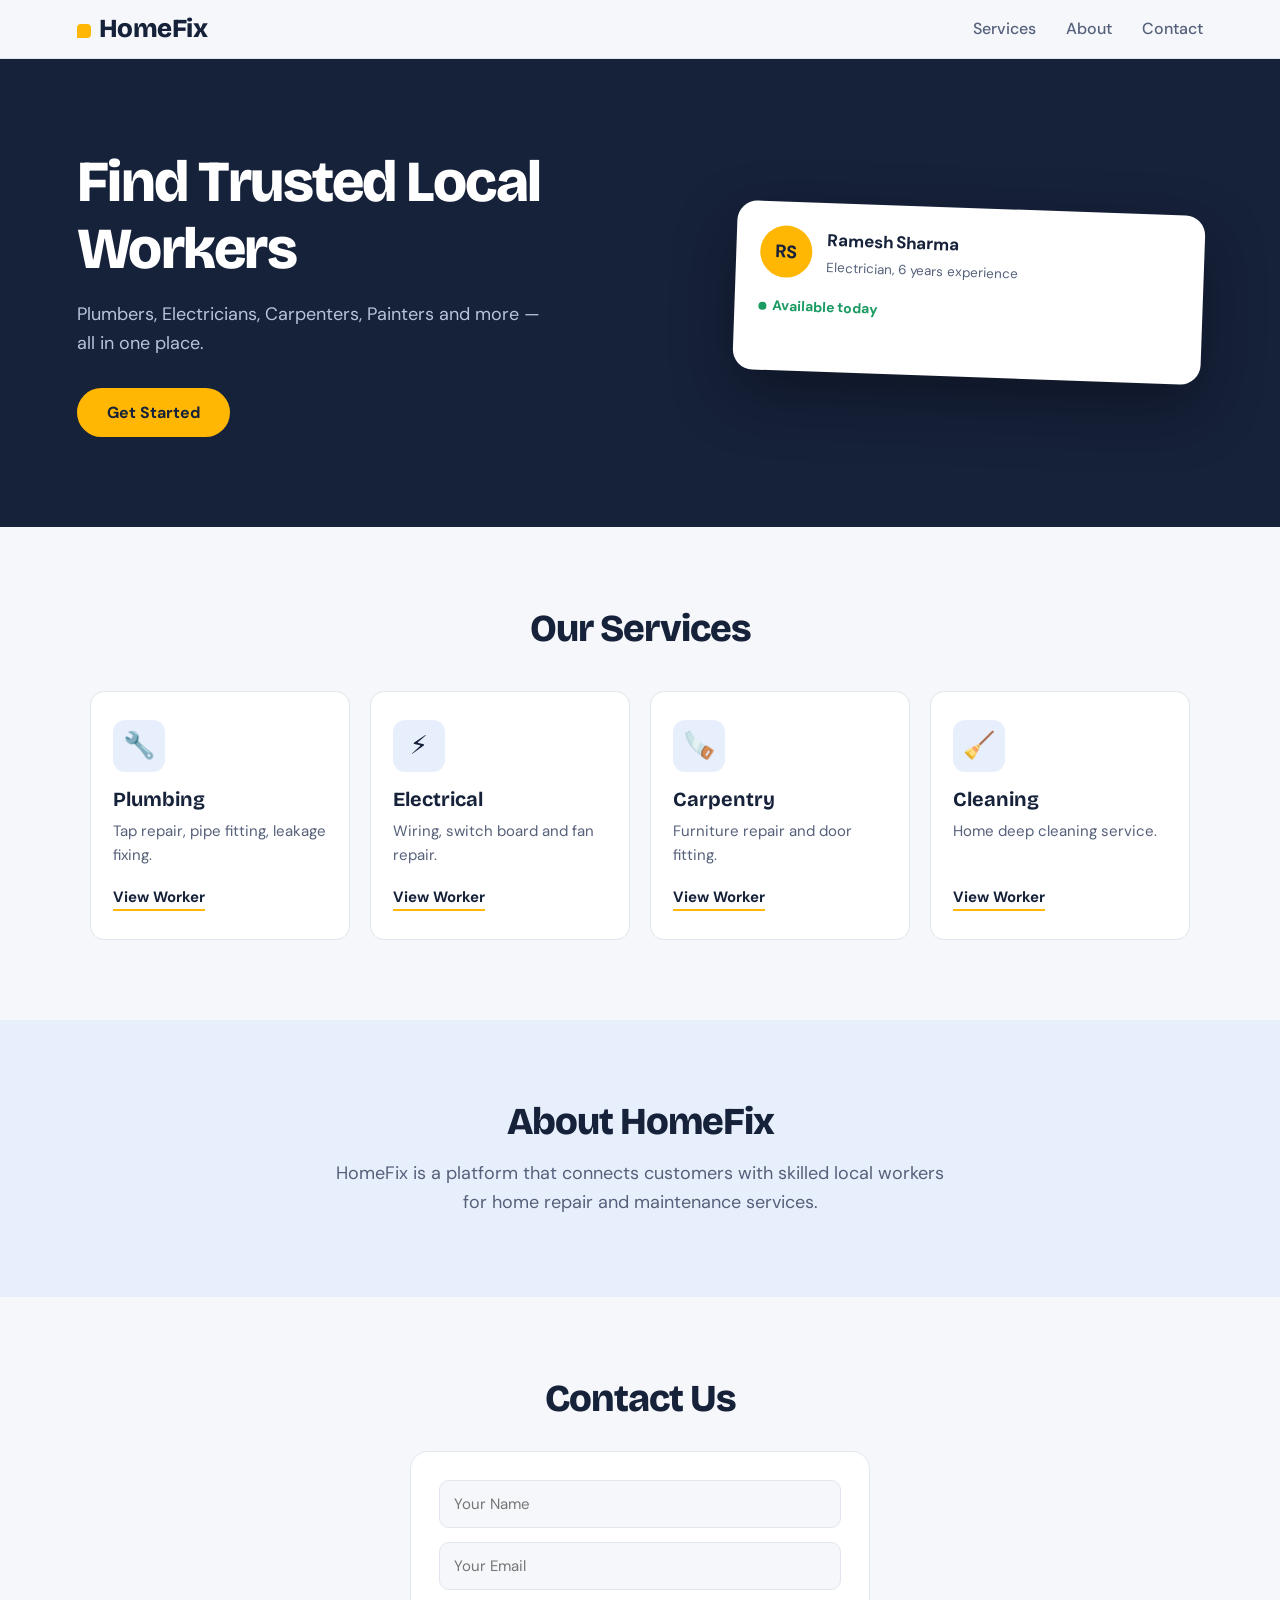
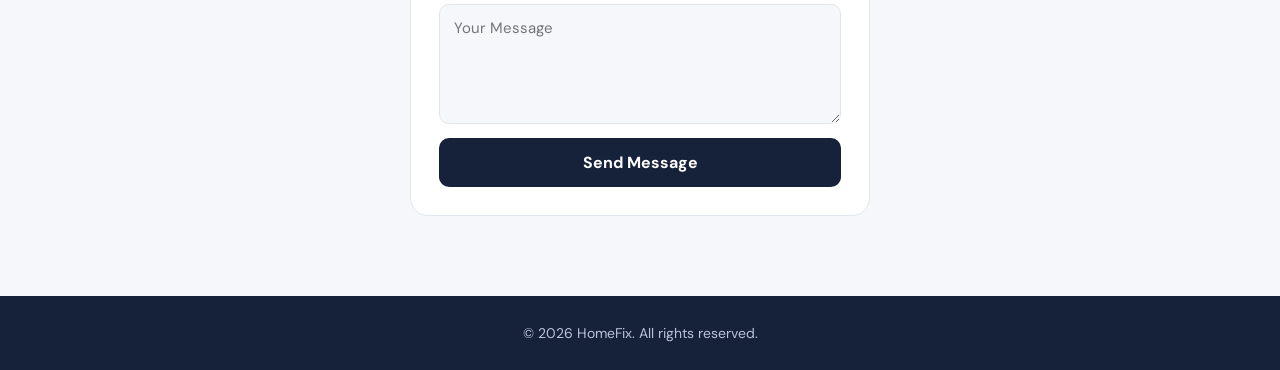
<file: HomeFix-main/index.html>
<!DOCTYPE html>
<html lang="en">
<head>
  <meta charset="UTF-8">
  <meta name="viewport" content="width=device-width, initial-scale=1.0">
  <title>HomeFix</title>
  <link rel="preconnect" href="https://fonts.googleapis.com">
  <link href="https://fonts.googleapis.com/css2?family=Bricolage+Grotesque:wght@600;800&family=DM+Sans:wght@400;500;700&display=swap" rel="stylesheet">
  <link rel="stylesheet" href="style.css">
</head>
<body>

  <!-- Header -->
  <header>
    <h1>HomeFix</h1>
    <nav>
      <a href="#services">Services</a>
      <a href="#about">About</a>
      <a href="#contact">Contact</a>
    </nav>
  </header>

  <!-- Hero Section -->
  <section class="hero">
    <div>
      <h2>Find Trusted Local Workers</h2>
      <p>Plumbers, Electricians, Carpenters, Painters and more — all in one place.</p>
      <a href="#services" class="hero-btn">Get Started</a>
    </div>
    <div class="hero-card">
      <div class="mini-top">
        <div class="mini-avatar">RS</div>
        <div><strong>Ramesh Sharma</strong><small>Electrician, 6 years experience</small></div>
      </div>
      <p class="mini-status">Available today</p>
    </div>
  </section>

  <!-- Services Section -->
  <section id="services" class="services">
    <h2>Our Services</h2>
    <div class="service-list">
      <div class="service-card">
        <div class="icon">🔧</div>
        <h3>Plumbing</h3>
        <p>Tap repair, pipe fitting, leakage fixing.</p>
         <a href="worker-plumber.html">View Worker</a>
         
      </div>
      <div class="service-card">
          <div class="icon">⚡</div>
        <h3>Electrical</h3>
       <p>Wiring, switch board and fan repair.</p>
        <a href="worker-profile.html">View Worker</a>
        
       </div>
      <div class="service-card">
        <div class="icon">🪚</div>
        <h3>Carpentry</h3>
        <p>Furniture repair and door fitting.</p>
        <a href="worker-carpenter.html">View Worker</a>

      </div>
      <div class="service-card">
        <div class="icon">🧹</div>
        <h3>Cleaning</h3>
        <p>Home deep cleaning service.</p>
         <a href="worker-cleaner.html">View Worker</a>

      </div>
    </div>
  </section>

  <!-- About Section -->
  <section id="about" class="about">
    <h2>About HomeFix</h2>
    <p>HomeFix is a platform that connects customers with skilled local workers for home repair and maintenance services.</p>
  </section>

  <!-- Contact Section -->
  <section id="contact" class="contact">
    <h2>Contact Us</h2>
    <form>
      <input type="text" placeholder="Your Name">
      <input type="email" placeholder="Your Email">
      <textarea placeholder="Your Message"></textarea>
      <button type="submit">Send Message</button>
    </form>
  </section>

  <!-- Footer -->
  <footer>
    <p>&copy; 2026 HomeFix. All rights reserved.</p>
  </footer>

</body>
</html>
</file>
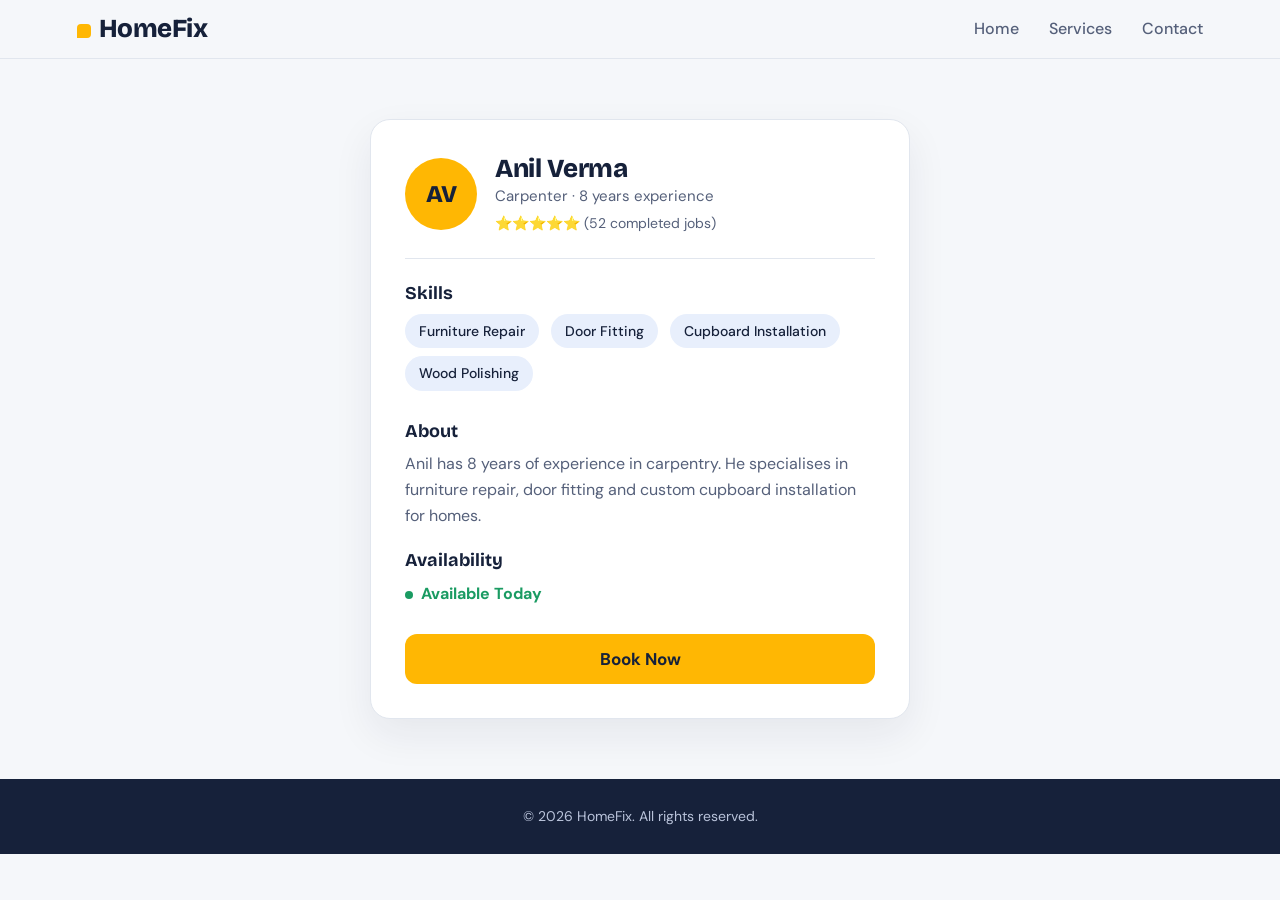
<file: HomeFix-main/worker-carpenter.html>
<!DOCTYPE html>
<html lang="en">
<head>
  <meta charset="UTF-8">
  <meta name="viewport" content="width=device-width, initial-scale=1.0">
  <title>Worker Profile - HomeFix</title>
  <link rel="preconnect" href="https://fonts.googleapis.com">
  <link href="https://fonts.googleapis.com/css2?family=Bricolage+Grotesque:wght@600;800&family=DM+Sans:wght@400;500;700&display=swap" rel="stylesheet">
  <link rel="stylesheet" href="style.css">
</head>
<body>

  <header>
    <h1>HomeFix</h1>
    <nav>
      <a href="index.html">Home</a>
      <a href="index.html#services">Services</a>
      <a href="index.html#contact">Contact</a>
    </nav>
  </header>

  <section class="profile-section">
    <div class="profile-box">

      <div class="profile-top">
        <div class="profile-avatar">AV</div>
        <div>
          <h2>Anil Verma</h2>
          <p class="profile-role">Carpenter &middot; 8 years experience</p>
          <p class="profile-rating">⭐⭐⭐⭐⭐ <span>(52 completed jobs)</span></p>
        </div>
      </div>

      <div class="profile-details">
        <h3>Skills</h3>
        <div class="skill-tags">
          <span>Furniture Repair</span>
          <span>Door Fitting</span>
          <span>Cupboard Installation</span>
          <span>Wood Polishing</span>
        </div>

        <h3>About</h3>
        <p>Anil has 8 years of experience in carpentry. He specialises in furniture repair, door fitting and custom cupboard installation for homes.</p>

        <h3>Availability</h3>
        <p class="availability">Available Today</p>
      </div>

      <a href="index.html#contact" class="book-btn">Book Now</a>
    </div>
  </section>

  <footer>
    <p>&copy; 2026 HomeFix. All rights reserved.</p>
  </footer>

</body>
</html>
</file>
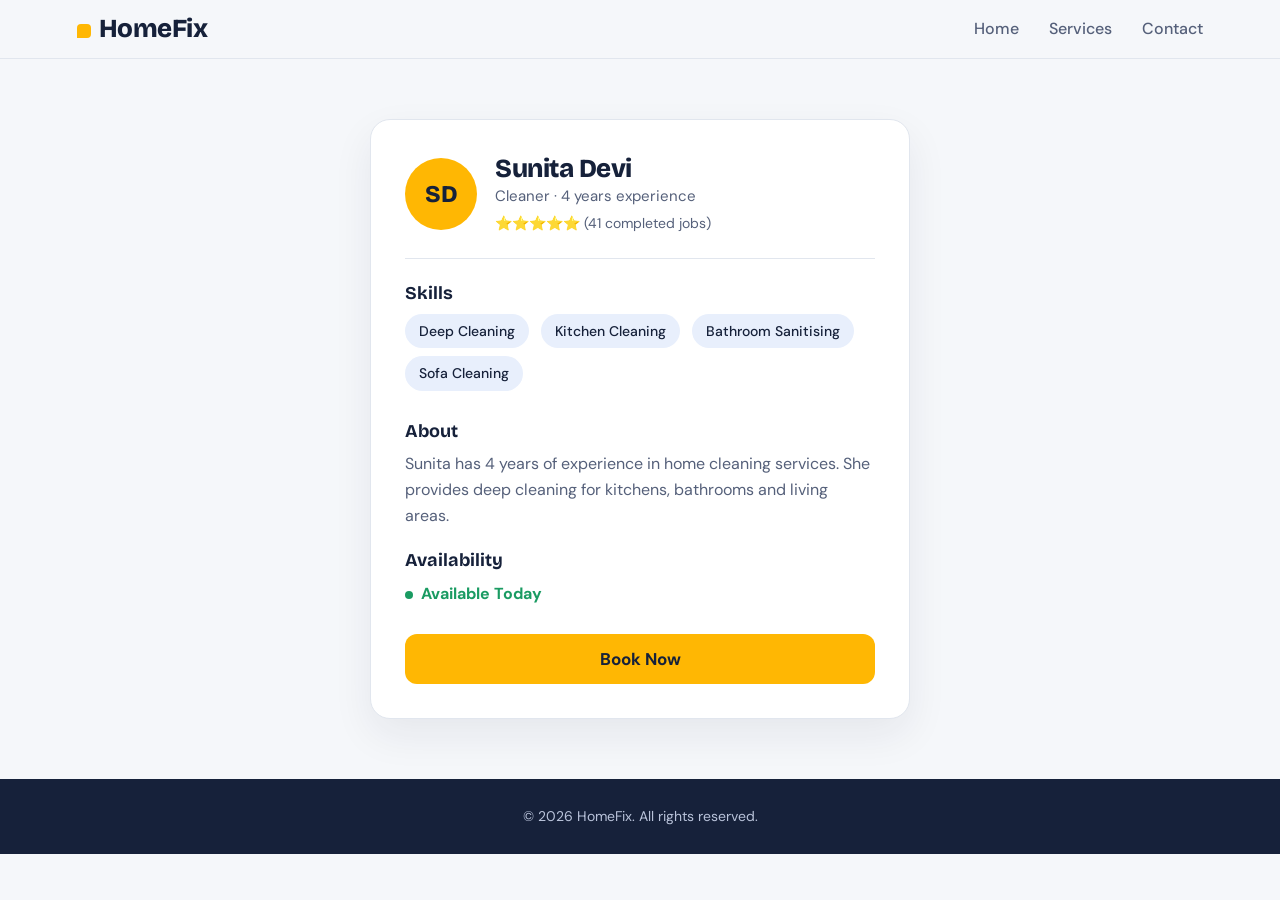
<file: HomeFix-main/worker-cleaner.html>
<!DOCTYPE html>
<html lang="en">
<head>
  <meta charset="UTF-8">
  <meta name="viewport" content="width=device-width, initial-scale=1.0">
  <title>Worker Profile - HomeFix</title>
  <link rel="preconnect" href="https://fonts.googleapis.com">
  <link href="https://fonts.googleapis.com/css2?family=Bricolage+Grotesque:wght@600;800&family=DM+Sans:wght@400;500;700&display=swap" rel="stylesheet">
  <link rel="stylesheet" href="style.css">
</head>
<body>

  <header>
    <h1>HomeFix</h1>
    <nav>
      <a href="index.html">Home</a>
      <a href="index.html#services">Services</a>
      <a href="index.html#contact">Contact</a>
    </nav>
  </header>

  <section class="profile-section">
    <div class="profile-box">

      <div class="profile-top">
        <div class="profile-avatar">SD</div>
        <div>
          <h2>Sunita Devi</h2>
          <p class="profile-role">Cleaner &middot; 4 years experience</p>
          <p class="profile-rating">⭐⭐⭐⭐⭐ <span>(41 completed jobs)</span></p>
        </div>
      </div>

      <div class="profile-details">
        <h3>Skills</h3>
        <div class="skill-tags">
          <span>Deep Cleaning</span>
          <span>Kitchen Cleaning</span>
          <span>Bathroom Sanitising</span>
          <span>Sofa Cleaning</span>
        </div>

        <h3>About</h3>
        <p>Sunita has 4 years of experience in home cleaning services. She provides deep cleaning for kitchens, bathrooms and living areas.</p>

        <h3>Availability</h3>
        <p class="availability">Available Today</p>
      </div>

      <a href="index.html#contact" class="book-btn">Book Now</a>
    </div>
  </section>

  <footer>
    <p>&copy; 2026 HomeFix. All rights reserved.</p>
  </footer>

</body>
</html>
</file>
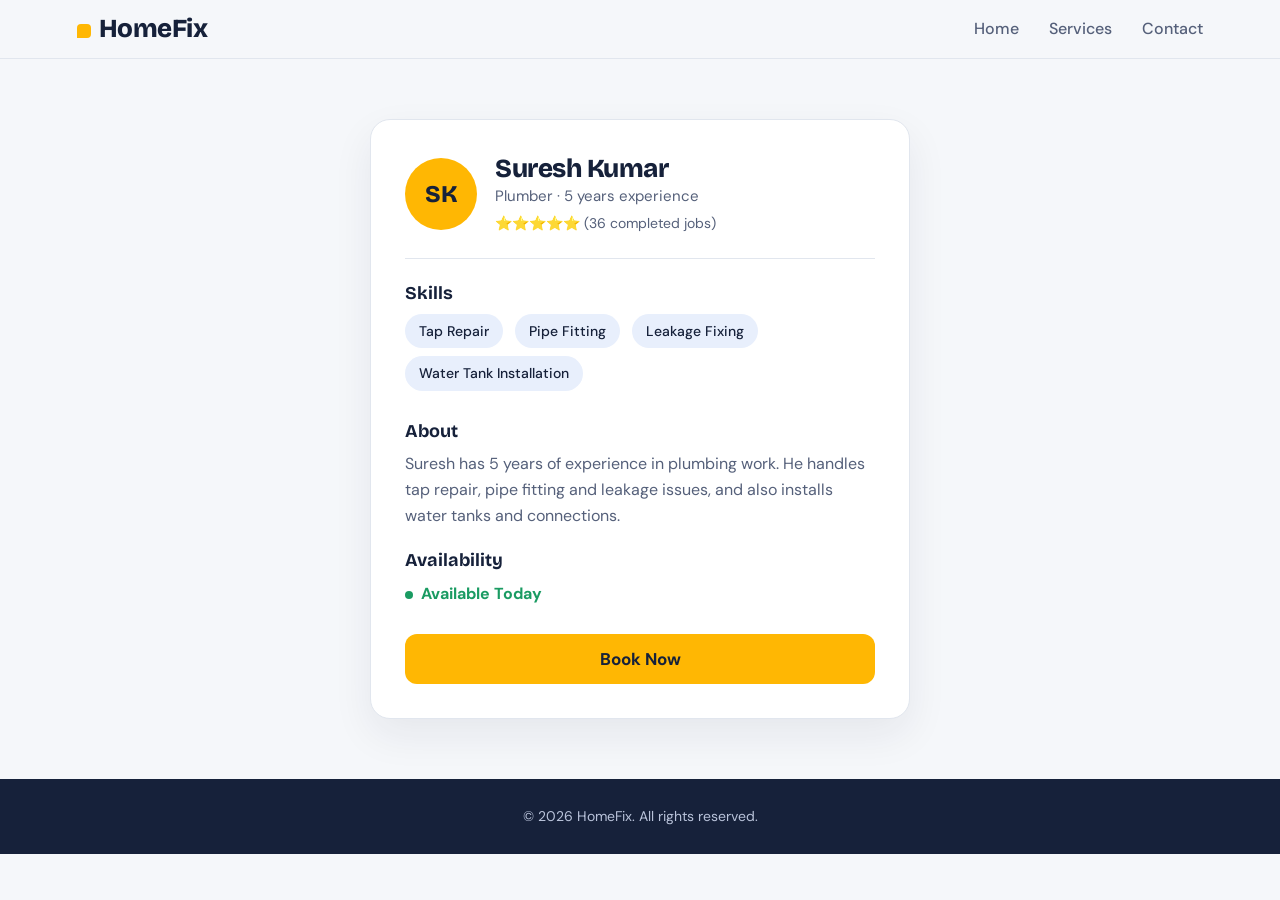
<file: HomeFix-main/worker-plumber.html>
<!DOCTYPE html>
<html lang="en">
<head>
  <meta charset="UTF-8">
  <meta name="viewport" content="width=device-width, initial-scale=1.0">
  <title>Worker Profile - HomeFix</title>
  <link rel="preconnect" href="https://fonts.googleapis.com">
  <link href="https://fonts.googleapis.com/css2?family=Bricolage+Grotesque:wght@600;800&family=DM+Sans:wght@400;500;700&display=swap" rel="stylesheet">
  <link rel="stylesheet" href="style.css">
</head>
<body>

  <header>
    <h1>HomeFix</h1>
    <nav>
      <a href="index.html">Home</a>
      <a href="index.html#services">Services</a>
      <a href="index.html#contact">Contact</a>
    </nav>
  </header>

  <section class="profile-section">
    <div class="profile-box">

      <div class="profile-top">
        <div class="profile-avatar">SK</div>
        <div>
          <h2>Suresh Kumar</h2>
          <p class="profile-role">Plumber &middot; 5 years experience</p>
          <p class="profile-rating">⭐⭐⭐⭐⭐ <span>(36 completed jobs)</span></p>
        </div>
      </div>

      <div class="profile-details">
        <h3>Skills</h3>
        <div class="skill-tags">
          <span>Tap Repair</span>
          <span>Pipe Fitting</span>
          <span>Leakage Fixing</span>
          <span>Water Tank Installation</span>
        </div>

        <h3>About</h3>
        <p>Suresh has 5 years of experience in plumbing work. He handles tap repair, pipe fitting and leakage issues, and also installs water tanks and connections.</p>

        <h3>Availability</h3>
        <p class="availability">Available Today</p>
      </div>

      <a href="index.html#contact" class="book-btn">Book Now</a>
    </div>
  </section>

  <footer>
    <p>&copy; 2026 HomeFix. All rights reserved.</p>
  </footer>

</body>
</html>
</file>
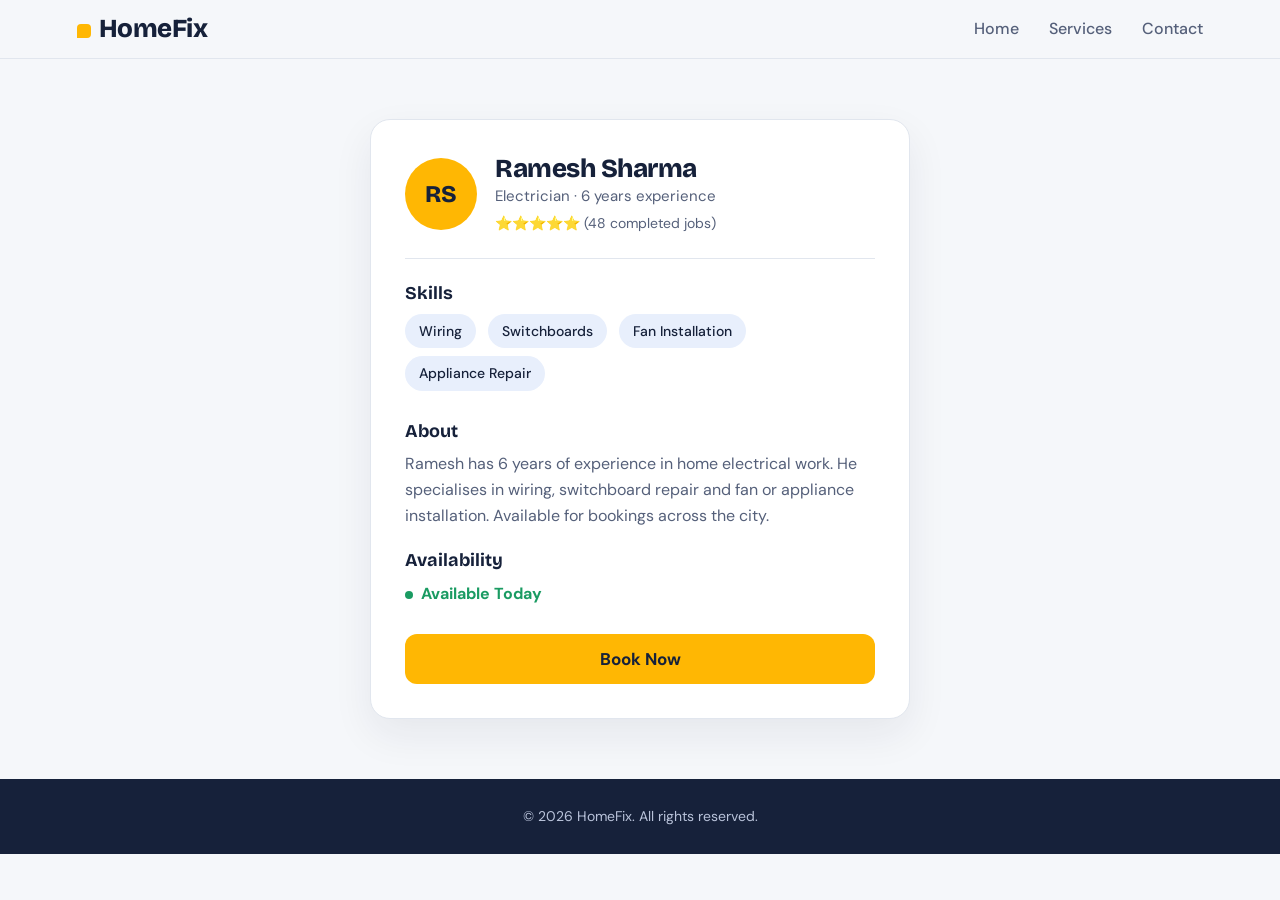
<file: HomeFix-main/Worker-profile.html>
<!DOCTYPE html>
<html lang="en">
<head>
  <meta charset="UTF-8">
  <meta name="viewport" content="width=device-width, initial-scale=1.0">
  <title>Worker Profile - HomeFix</title>
  <link rel="preconnect" href="https://fonts.googleapis.com">
  <link href="https://fonts.googleapis.com/css2?family=Bricolage+Grotesque:wght@600;800&family=DM+Sans:wght@400;500;700&display=swap" rel="stylesheet">
  <link rel="stylesheet" href="style.css">
</head>
<body>

  <!-- Header -->
  <header>
    <h1>HomeFix</h1>
    <nav>
      <a href="index.html">Home</a>
      <a href="index.html#services">Services</a>
      <a href="index.html#contact">Contact</a>
    </nav>
  </header>

  <!-- Worker Profile Section -->
  <section class="profile-section">
    <div class="profile-box">

      <div class="profile-top">
        <div class="profile-avatar">RS</div>
        <div>
          <h2>Ramesh Sharma</h2>
          <p class="profile-role">Electrician &middot; 6 years experience</p>
          <p class="profile-rating">⭐⭐⭐⭐⭐ <span>(48 completed jobs)</span></p>
        </div>
      </div>

      <div class="profile-details">
        <h3>Skills</h3>
        <div class="skill-tags">
          <span>Wiring</span>
          <span>Switchboards</span>
          <span>Fan Installation</span>
          <span>Appliance Repair</span>
        </div>

        <h3>About</h3>
        <p>Ramesh has 6 years of experience in home electrical work. He specialises in wiring, switchboard repair and fan or appliance installation. Available for bookings across the city.</p>

        <h3>Availability</h3>
        <p class="availability">Available Today</p>
      </div>

      <button id="bookBtn">Book Now</button>
    </div>
  </section>

  <!-- Footer -->
  <footer>
    <p>&copy; 2026 HomeFix. All rights reserved.</p>
  </footer>

</body>
</html>
</file>
<file: HomeFix-main/style.css>
/* HomeFix – redesigned UI */
:root {
  --ink: #16213a;
  --ink-soft: #55607a;
  --paper: #f5f7fa;
  --white: #ffffff;
  --line: #e1e6ee;
  --marigold: #ffb703;
  --marigold-dark: #e09f00;
  --sky: #e8effc;
  --green: #1a9b62;
  --radius: 14px;
}

* { margin: 0; padding: 0; box-sizing: border-box; }
html { scroll-behavior: smooth; }

body {
  font-family: 'DM Sans', system-ui, sans-serif;
  background: var(--paper);
  color: var(--ink);
  line-height: 1.6;
}

h1, h2, h3 { font-family: 'Bricolage Grotesque', 'DM Sans', sans-serif; line-height: 1.15; }

a:focus-visible, button:focus-visible, input:focus-visible, textarea:focus-visible {
  outline: 3px solid var(--marigold);
  outline-offset: 2px;
}

/* Header */
header {
  position: sticky; top: 0; z-index: 10;
  background: rgba(245, 247, 250, .92);
  backdrop-filter: blur(8px);
  border-bottom: 1px solid var(--line);
  padding: 14px 6vw;
  display: flex; justify-content: space-between; align-items: center;
}
header h1 { font-size: 26px; font-weight: 800; letter-spacing: -.5px; }
header h1::before {
  content: ''; display: inline-block; width: 14px; height: 14px;
  background: var(--marigold); border-radius: 4px 4px 4px 0;
  margin-right: 8px; transform: translateY(1px);
}
nav a {
  color: var(--ink-soft); text-decoration: none; font-weight: 500;
  margin-left: 26px; transition: color .2s;
}
nav a:hover { color: var(--ink); }

/* Hero */
.hero {
  background: var(--ink); color: var(--white);
  padding: 90px 6vw;
  display: grid; grid-template-columns: 1.3fr 1fr; gap: 50px; align-items: center;
}
.hero h2 { font-size: clamp(34px, 5vw, 58px); font-weight: 800; letter-spacing: -1.5px; margin-bottom: 18px; }
.hero p { font-size: 18px; color: #b9c3da; max-width: 480px; margin-bottom: 30px; }
.hero button, .hero .hero-btn {
  display: inline-block; padding: 14px 30px;
  background: var(--marigold); color: var(--ink);
  border: none; border-radius: 999px;
  font: 700 16px 'DM Sans', sans-serif; text-decoration: none; cursor: pointer;
  transition: background .2s, transform .2s;
}
.hero button:hover, .hero .hero-btn:hover { background: var(--marigold-dark); transform: translateY(-2px); }

.hero-card {
  background: var(--white); color: var(--ink);
  border-radius: 20px; padding: 24px;
  box-shadow: 0 24px 60px rgba(0, 0, 0, .35);
  transform: rotate(2deg);
}
.hero-card .mini-top { display: flex; align-items: center; gap: 14px; margin-bottom: 16px; }
.hero-card .mini-avatar {
  width: 52px; height: 52px; border-radius: 50%;
  background: var(--marigold); display: grid; place-items: center;
  font-weight: 800; font-size: 18px;
}
.hero-card strong { display: block; font-size: 17px; }
.hero-card small { color: var(--ink-soft); }
.hero-card .mini-status { color: var(--green); font-weight: 700; font-size: 14px; }
.hero-card .mini-status::before {
  content: ''; display: inline-block; width: 8px; height: 8px;
  background: var(--green); border-radius: 50%; margin-right: 6px;
}

/* Services */
.services { padding: 80px 6vw; text-align: center; }
.services h2, .about h2, .contact h2 { font-size: clamp(28px, 4vw, 38px); font-weight: 800; letter-spacing: -1px; }
.services h2 { margin-bottom: 40px; }

.service-list {
  display: grid; grid-template-columns: repeat(4, 1fr); gap: 20px;
  max-width: 1100px; margin: 0 auto;
}
.service-card {
  background: var(--white); border: 1px solid var(--line);
  border-radius: var(--radius); padding: 28px 22px; text-align: left;
  display: flex; flex-direction: column;
  transition: border-color .2s, box-shadow .2s;
}
.service-card:hover { border-color: var(--marigold); box-shadow: 0 10px 30px rgba(22, 33, 58, .08); }
.service-card .icon {
  width: 52px; height: 52px; border-radius: 12px; background: var(--sky);
  display: grid; place-items: center; font-size: 26px; margin-bottom: 16px;
}
.service-card h3 { font-size: 20px; margin-bottom: 8px; }
.service-card p { color: var(--ink-soft); font-size: 15px; flex: 1; }
.service-card a {
  margin-top: 18px; color: var(--ink); font-weight: 700; font-size: 15px;
  text-decoration: none; border-bottom: 2px solid var(--marigold); align-self: flex-start;
}
.service-card a:hover { background: var(--marigold); }

/* About */
.about { background: var(--sky); padding: 80px 6vw; text-align: center; }
.about h2 { margin-bottom: 16px; }
.about p { max-width: 620px; margin: 0 auto; font-size: 18px; color: var(--ink-soft); }

/* Contact */
.contact { padding: 80px 6vw; text-align: center; }
.contact h2 { margin-bottom: 30px; }
.contact form {
  max-width: 460px; margin: 0 auto; display: flex; flex-direction: column; gap: 14px;
  background: var(--white); border: 1px solid var(--line); border-radius: 18px; padding: 28px;
}
.contact input, .contact textarea {
  padding: 13px 14px; border: 1px solid var(--line); border-radius: 10px;
  font: 15px 'DM Sans', sans-serif; background: var(--paper);
}
.contact input:focus, .contact textarea:focus { border-color: var(--marigold); background: var(--white); }
.contact textarea { height: 120px; resize: vertical; }
.contact button {
  padding: 14px; background: var(--ink); color: var(--white);
  border: none; border-radius: 10px; font: 700 16px 'DM Sans', sans-serif; cursor: pointer;
  transition: background .2s;
}
.contact button:hover { background: #26375f; }

/* Footer */
footer { background: var(--ink); color: #b9c3da; text-align: center; padding: 26px; font-size: 14px; }

/* Worker profile pages */
.profile-section { padding: 60px 6vw; display: flex; justify-content: center; }
.profile-box {
  background: var(--white); border: 1px solid var(--line); border-radius: 20px;
  padding: 34px; max-width: 540px; width: 100%;
  box-shadow: 0 16px 40px rgba(22, 33, 58, .07);
}
.profile-top { display: flex; align-items: center; gap: 18px; margin-bottom: 24px; padding-bottom: 24px; border-bottom: 1px solid var(--line); }
.profile-avatar {
  width: 72px; height: 72px; border-radius: 50%; flex-shrink: 0;
  background: var(--marigold); color: var(--ink);
  display: grid; place-items: center; font: 800 24px 'Bricolage Grotesque', sans-serif;
}
.profile-top h2 { font-size: 26px; font-weight: 800; letter-spacing: -.5px; }
.profile-role { color: var(--ink-soft); font-size: 15px; }
.profile-rating { margin-top: 4px; font-size: 14px; }
.profile-rating span { color: var(--ink-soft); }
.profile-details h3 { margin: 22px 0 10px; font-size: 18px; }
.profile-details p { color: var(--ink-soft); }
.skill-tags span {
  display: inline-block; background: var(--sky); color: var(--ink);
  padding: 6px 14px; border-radius: 999px; font-size: 14px; font-weight: 500;
  margin: 0 8px 8px 0;
}
.profile-details .availability { color: var(--green); font-weight: 700; }
.profile-details .availability::before {
  content: ''; display: inline-block; width: 8px; height: 8px;
  background: var(--green); border-radius: 50%; margin-right: 8px;
}

#bookBtn, .book-btn {
  display: block; width: 100%; margin-top: 28px; padding: 14px; text-align: center;
  background: var(--marigold); color: var(--ink); text-decoration: none;
  border: none; border-radius: 12px; font: 700 17px 'DM Sans', sans-serif; cursor: pointer;
  transition: background .2s, transform .2s;
}
#bookBtn:hover, .book-btn:hover { background: var(--marigold-dark); transform: translateY(-2px); }

/* Responsive */
@media (max-width: 900px) {
  .service-list { grid-template-columns: repeat(2, 1fr); }
  .hero { grid-template-columns: 1fr; padding: 60px 6vw; }
  .hero-card { transform: none; max-width: 360px; }
}
@media (max-width: 520px) {
  .service-list { grid-template-columns: 1fr; }
  nav a { margin-left: 14px; font-size: 14px; }
  header h1 { font-size: 22px; }
}
@media (prefers-reduced-motion: reduce) {
  * { transition: none !important; scroll-behavior: auto !important; }
}
</file>
